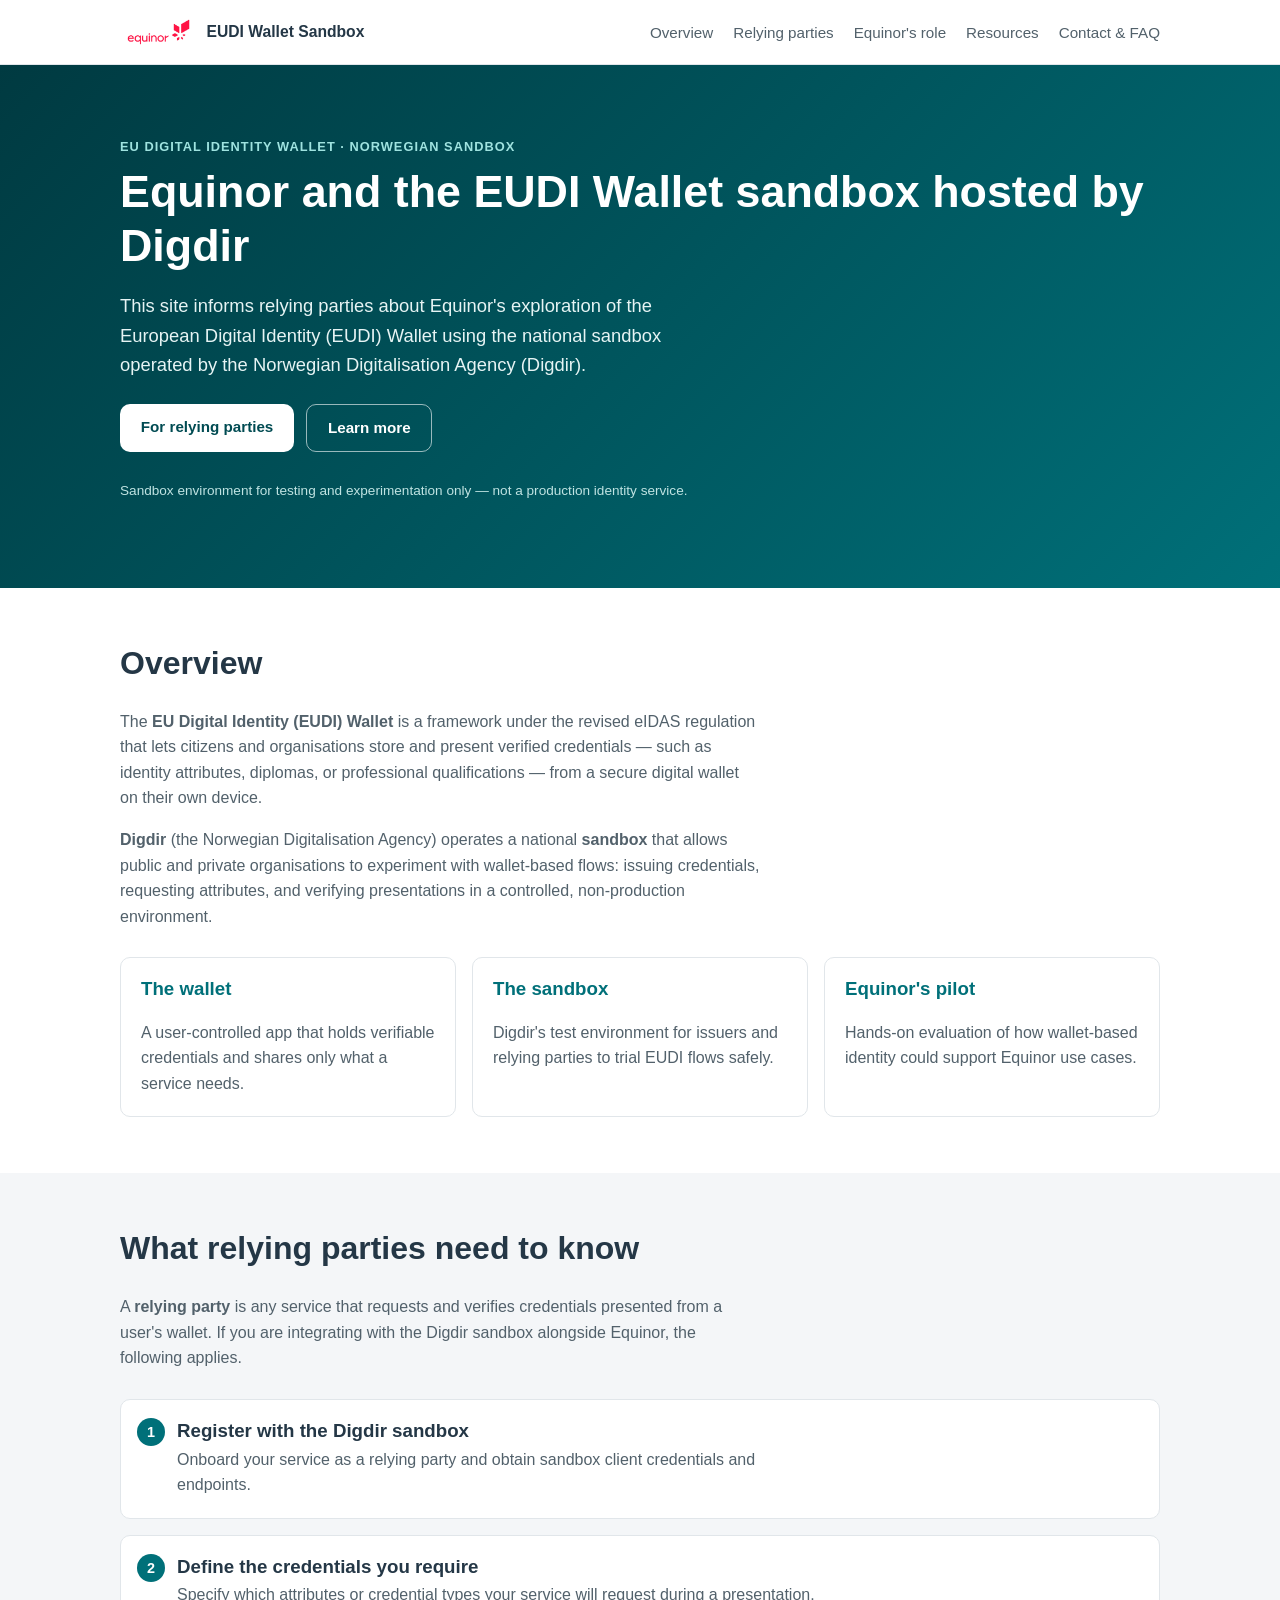
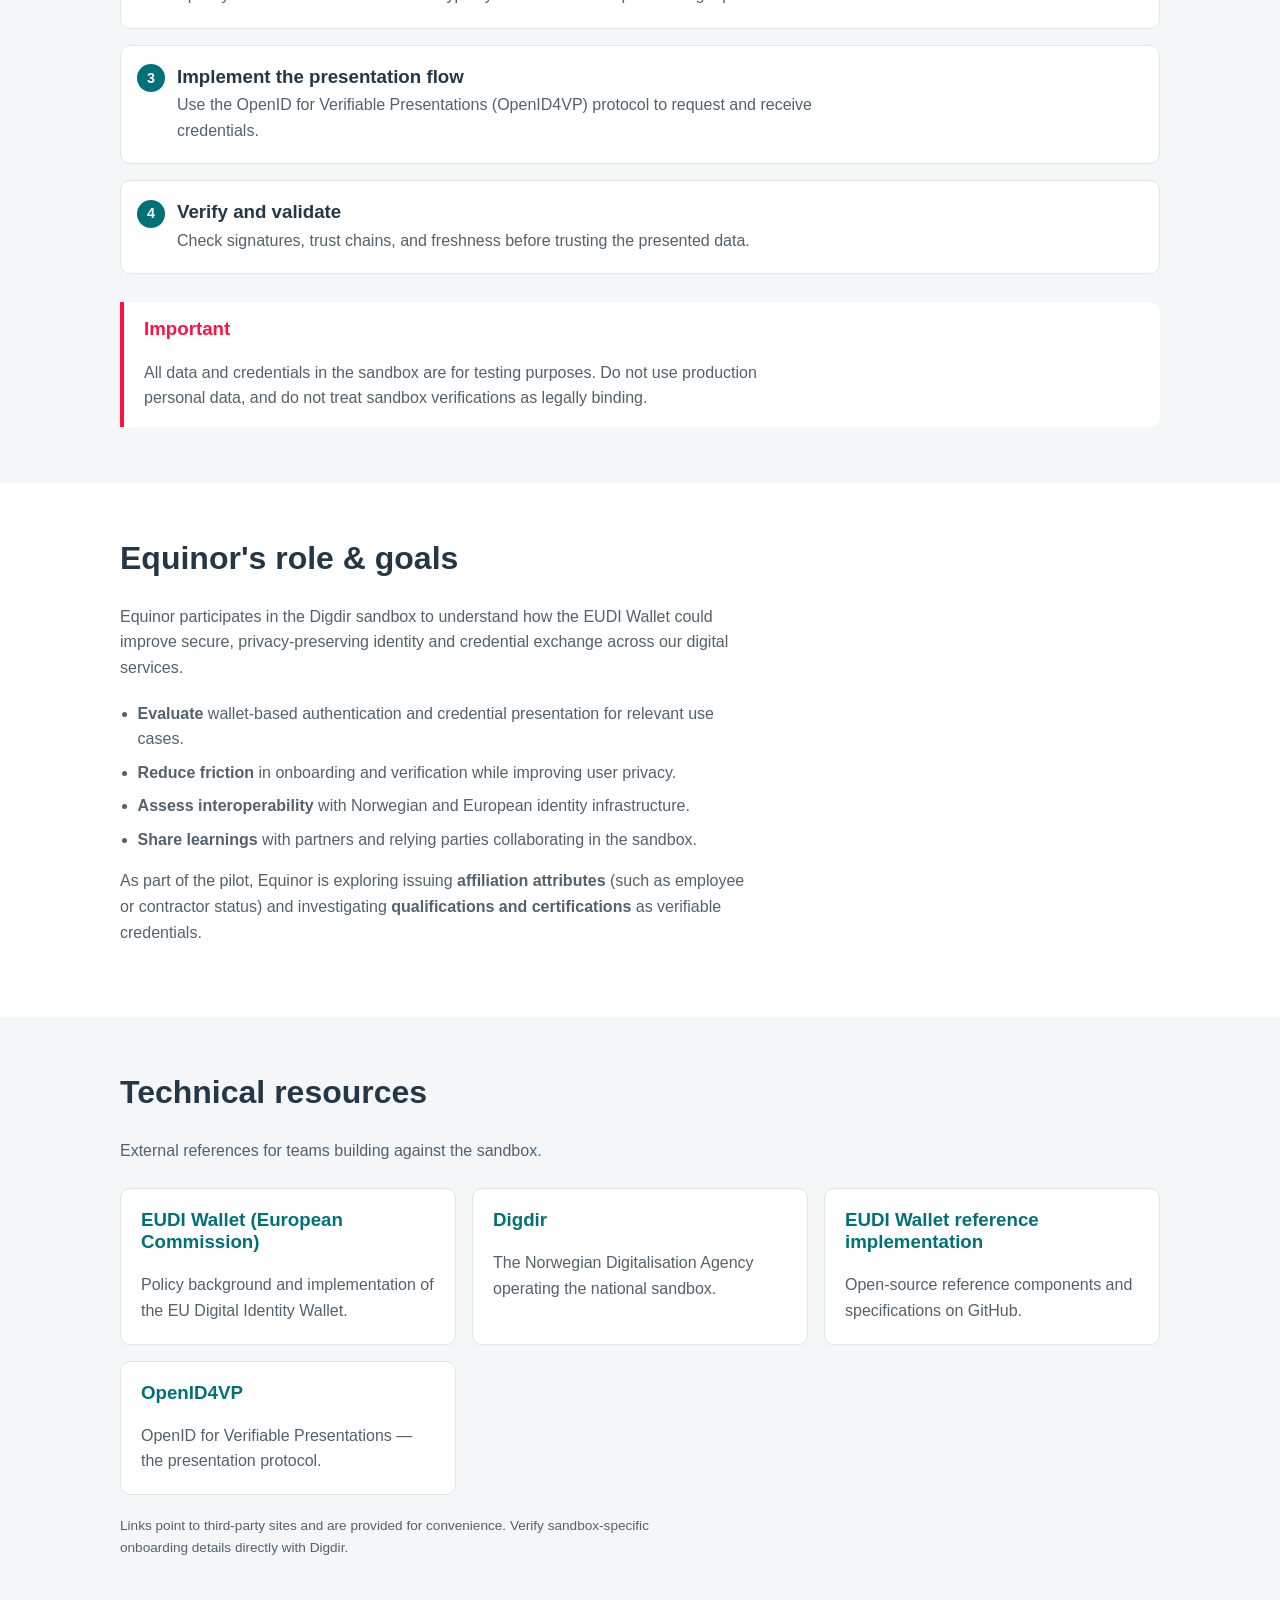
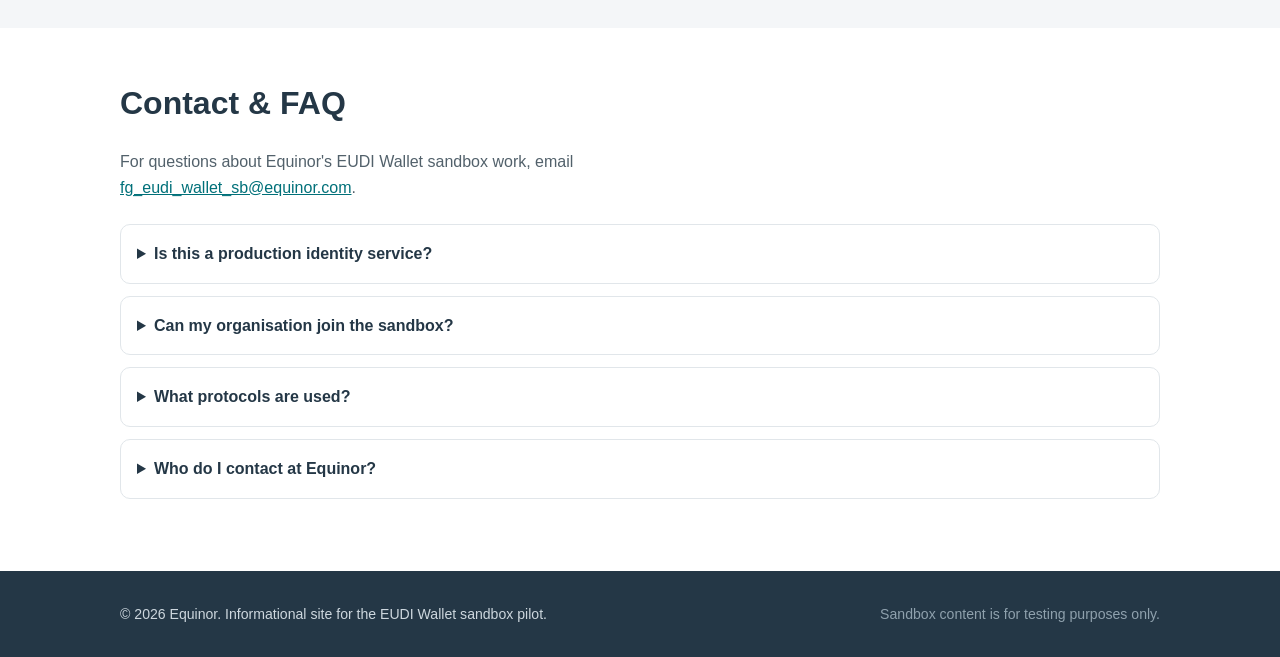
<file: index.html>
<!DOCTYPE html>
<html lang="en">
<head>
  <meta charset="UTF-8" />
  <meta name="viewport" content="width=device-width, initial-scale=1.0" />
  <meta name="description" content="Information for relying parties about Equinor's work with the EU Digital Identity (EUDI) Wallet sandbox hosted by Digdir." />
  <title>Equinor &amp; the EUDI Wallet Sandbox (Digdir)</title>
  <link rel="preconnect" href="https://fonts.googleapis.com" />
  <link rel="stylesheet" href="css/styles.css" />
</head>
<body>
  <a class="skip-link" href="#main">Skip to main content</a>

  <header class="site-header">
    <div class="container header-inner">
      <a class="brand" href="#top">
        <img class="brand-logo" src="resources/Equinor_HORIZ_logo_RGB_RED.JPG" alt="Equinor" />
        <span class="brand-text">EUDI Wallet Sandbox</span>
      </a>
      <nav class="site-nav" aria-label="Primary">
        <button class="nav-toggle" aria-expanded="false" aria-controls="nav-list">
          <span class="sr-only">Toggle navigation</span>
          <span class="nav-toggle-bar" aria-hidden="true"></span>
        </button>
        <ul id="nav-list" class="nav-list">
          <li><a href="#overview">Overview</a></li>
          <li><a href="#relying-parties">Relying parties</a></li>
          <li><a href="#equinor-role">Equinor's role</a></li>
          <li><a href="#resources">Resources</a></li>
          <li><a href="#contact">Contact &amp; FAQ</a></li>
        </ul>
      </nav>
    </div>
  </header>

  <main id="main">
    <section id="top" class="hero">
      <div class="container">
        <p class="eyebrow">EU Digital Identity Wallet &middot; Norwegian sandbox</p>
        <h1>Equinor and the EUDI Wallet sandbox hosted by Digdir</h1>
        <p class="lead">
          This site informs relying parties about Equinor's exploration of the
          European Digital Identity (EUDI) Wallet using the national sandbox
          operated by the Norwegian Digitalisation Agency (Digdir).
        </p>
        <div class="hero-actions">
          <a class="btn btn-primary" href="#relying-parties">For relying parties</a>
          <a class="btn btn-ghost" href="#overview">Learn more</a>
        </div>
        <p class="disclaimer">
          Sandbox environment for testing and experimentation only &mdash; not a
          production identity service.
        </p>
      </div>
    </section>

    <section id="overview" class="section">
      <div class="container">
        <h2>Overview</h2>
        <p>
          The <strong>EU Digital Identity (EUDI) Wallet</strong> is a framework
          under the revised eIDAS regulation that lets citizens and organisations
          store and present verified credentials &mdash; such as identity
          attributes, diplomas, or professional qualifications &mdash; from a
          secure digital wallet on their own device.
        </p>
        <p>
          <strong>Digdir</strong> (the Norwegian Digitalisation Agency) operates a
          national <strong>sandbox</strong> that allows public and private
          organisations to experiment with wallet-based flows: issuing
          credentials, requesting attributes, and verifying presentations in a
          controlled, non-production environment.
        </p>

        <div class="cards">
          <article class="card">
            <h3>The wallet</h3>
            <p>A user-controlled app that holds verifiable credentials and shares only what a service needs.</p>
          </article>
          <article class="card">
            <h3>The sandbox</h3>
            <p>Digdir's test environment for issuers and relying parties to trial EUDI flows safely.</p>
          </article>
          <article class="card">
            <h3>Equinor's pilot</h3>
            <p>Hands-on evaluation of how wallet-based identity could support Equinor use cases.</p>
          </article>
        </div>
      </div>
    </section>

    <section id="relying-parties" class="section section-alt">
      <div class="container">
        <h2>What relying parties need to know</h2>
        <p>
          A <strong>relying party</strong> is any service that requests and
          verifies credentials presented from a user's wallet. If you are
          integrating with the Digdir sandbox alongside Equinor, the following
          applies.
        </p>

        <ol class="steps">
          <li>
            <h3>Register with the Digdir sandbox</h3>
            <p>Onboard your service as a relying party and obtain sandbox client credentials and endpoints.</p>
          </li>
          <li>
            <h3>Define the credentials you require</h3>
            <p>Specify which attributes or credential types your service will request during a presentation.</p>
          </li>
          <li>
            <h3>Implement the presentation flow</h3>
            <p>Use the OpenID for Verifiable Presentations (OpenID4VP) protocol to request and receive credentials.</p>
          </li>
          <li>
            <h3>Verify and validate</h3>
            <p>Check signatures, trust chains, and freshness before trusting the presented data.</p>
          </li>
        </ol>

        <div class="callout">
          <h3>Important</h3>
          <p>
            All data and credentials in the sandbox are for testing purposes. Do
            not use production personal data, and do not treat sandbox
            verifications as legally binding.
          </p>
        </div>
      </div>
    </section>

    <section id="equinor-role" class="section">
      <div class="container">
        <h2>Equinor's role &amp; goals</h2>
        <p>
          Equinor participates in the Digdir sandbox to understand how the EUDI
          Wallet could improve secure, privacy-preserving identity and credential
          exchange across our digital services.
        </p>
        <ul class="goals">
          <li><strong>Evaluate</strong> wallet-based authentication and credential presentation for relevant use cases.</li>
          <li><strong>Reduce friction</strong> in onboarding and verification while improving user privacy.</li>
          <li><strong>Assess interoperability</strong> with Norwegian and European identity infrastructure.</li>
          <li><strong>Share learnings</strong> with partners and relying parties collaborating in the sandbox.</li>
        </ul>
        <p>
          As part of the pilot, Equinor is exploring issuing
          <strong>affiliation attributes</strong> (such as employee or contractor
          status) and investigating <strong>qualifications and certifications</strong>
          as verifiable credentials.
        </p>
      </div>
    </section>

    <section id="resources" class="section section-alt">
      <div class="container">
        <h2>Technical resources</h2>
        <p>External references for teams building against the sandbox.</p>
        <div class="resource-grid">
          <a class="resource" href="https://digital-strategy.ec.europa.eu/en/policies/eudi-wallet-implementation" target="_blank" rel="noopener noreferrer">
            <h3>EUDI Wallet (European Commission)</h3>
            <p>Policy background and implementation of the EU Digital Identity Wallet.</p>
          </a>
          <a class="resource" href="https://www.digdir.no/" target="_blank" rel="noopener noreferrer">
            <h3>Digdir</h3>
            <p>The Norwegian Digitalisation Agency operating the national sandbox.</p>
          </a>
          <a class="resource" href="https://github.com/eu-digital-identity-wallet" target="_blank" rel="noopener noreferrer">
            <h3>EUDI Wallet reference implementation</h3>
            <p>Open-source reference components and specifications on GitHub.</p>
          </a>
          <a class="resource" href="https://openid.net/specs/openid-4-verifiable-presentations-1_0.html" target="_blank" rel="noopener noreferrer">
            <h3>OpenID4VP</h3>
            <p>OpenID for Verifiable Presentations &mdash; the presentation protocol.</p>
          </a>
        </div>
        <p class="note">
          Links point to third-party sites and are provided for convenience.
          Verify sandbox-specific onboarding details directly with Digdir.
        </p>
      </div>
    </section>

    <section id="contact" class="section">
      <div class="container">
        <h2>Contact &amp; FAQ</h2>
        <p>
          For questions about Equinor's EUDI Wallet sandbox work, email
          <a href="mailto:fg_eudi_wallet_sb@equinor.com">fg_eudi_wallet_sb@equinor.com</a>.
        </p>

        <div class="faq">
          <details>
            <summary>Is this a production identity service?</summary>
            <p>No. This describes work in Digdir's sandbox, intended for testing and experimentation only.</p>
          </details>
          <details>
            <summary>Can my organisation join the sandbox?</summary>
            <p>Onboarding is managed by Digdir. Contact them to register your service as a relying party or issuer.</p>
          </details>
          <details>
            <summary>What protocols are used?</summary>
            <p>Wallet flows typically use OpenID4VCI for issuance and OpenID4VP for presentation, per the EUDI reference architecture.</p>
          </details>
          <details>
            <summary>Who do I contact at Equinor?</summary>
            <p>Email the team coordinating this pilot at <a href="mailto:fg_eudi_wallet_sb@equinor.com">fg_eudi_wallet_sb@equinor.com</a>.</p>
          </details>
        </div>
      </div>
    </section>
  </main>

  <footer class="site-footer">
    <div class="container footer-inner">
      <p>&copy; <span id="year"></span> Equinor. Informational site for the EUDI Wallet sandbox pilot.</p>
      <p class="footer-note">Sandbox content is for testing purposes only.</p>
    </div>
  </footer>

  <script src="js/main.js" defer></script>
</body>
</html>
</file>
<file: css/styles.css>
:root {
  --eq-red: #ff1243;
  --eq-ink: #243746;
  --eq-ink-soft: #52616b;
  --eq-bg: #ffffff;
  --eq-bg-alt: #f4f6f8;
  --eq-border: #e1e6ea;
  --eq-accent: #007079;
  --eq-accent-dark: #004b52;
  --radius: 10px;
  --maxw: 1080px;
  --font: -apple-system, BlinkMacSystemFont, "Segoe UI", Roboto, Helvetica, Arial, sans-serif;
}

* { box-sizing: border-box; }

html { scroll-behavior: smooth; }

body {
  margin: 0;
  font-family: var(--font);
  color: var(--eq-ink);
  background: var(--eq-bg);
  line-height: 1.6;
  -webkit-font-smoothing: antialiased;
}

.container {
  width: 100%;
  max-width: var(--maxw);
  margin: 0 auto;
  padding: 0 1.25rem;
}

h1, h2, h3 { color: var(--eq-ink); line-height: 1.2; }
a { color: var(--eq-accent); }

.sr-only,
.skip-link {
  position: absolute;
  width: 1px; height: 1px;
  padding: 0; margin: -1px;
  overflow: hidden; clip: rect(0 0 0 0);
  white-space: nowrap; border: 0;
}
.skip-link:focus {
  position: fixed; top: 0.5rem; left: 0.5rem;
  width: auto; height: auto;
  padding: 0.5rem 0.75rem; margin: 0; clip: auto;
  background: var(--eq-accent); color: #fff; border-radius: 6px; z-index: 100;
}

/* Header */
.site-header {
  position: sticky; top: 0; z-index: 50;
  background: rgba(255, 255, 255, 0.95);
  backdrop-filter: blur(6px);
  border-bottom: 1px solid var(--eq-border);
}
.header-inner {
  display: flex; align-items: center; justify-content: space-between;
  min-height: 64px;
}
.brand { display: flex; align-items: center; gap: 0.6rem; text-decoration: none; color: var(--eq-ink); font-weight: 700; }
.brand-logo { height: 40px; max-height: 40px; width: auto; max-width: 220px; object-fit: contain; display: block; }
.brand-text { font-size: 0.98rem; }

.nav-list {
  display: flex; gap: 1.25rem; list-style: none; margin: 0; padding: 0;
}
.nav-list a {
  text-decoration: none; color: var(--eq-ink-soft); font-weight: 500; font-size: 0.95rem;
  padding: 0.35rem 0; border-bottom: 2px solid transparent;
}
.nav-list a:hover, .nav-list a:focus { color: var(--eq-accent); border-bottom-color: var(--eq-accent); }

.nav-toggle {
  display: none; background: none; border: 0; cursor: pointer; padding: 0.5rem;
}
.nav-toggle-bar,
.nav-toggle-bar::before,
.nav-toggle-bar::after {
  display: block; width: 22px; height: 2px; background: var(--eq-ink); position: relative;
}
.nav-toggle-bar::before, .nav-toggle-bar::after { content: ""; position: absolute; left: 0; }
.nav-toggle-bar::before { top: -6px; }
.nav-toggle-bar::after { top: 6px; }

/* Hero */
.hero {
  background: linear-gradient(135deg, #003a41 0%, #007079 100%);
  color: #fff; padding: 4.5rem 0;
}
.hero h1 { color: #fff; font-size: clamp(1.8rem, 4vw, 2.8rem); margin: 0.5rem 0 1rem; }
.hero .eyebrow { text-transform: uppercase; letter-spacing: 0.08em; font-size: 0.8rem; color: #9fe3e0; margin: 0; font-weight: 600; }
.hero .lead { font-size: 1.15rem; max-width: 60ch; color: #e6f4f4; }
.hero-actions { display: flex; gap: 0.75rem; flex-wrap: wrap; margin-top: 1.5rem; }
.disclaimer { margin-top: 1.75rem; font-size: 0.85rem; color: #bfe3e2; }

.btn {
  display: inline-block; padding: 0.7rem 1.3rem; border-radius: var(--radius);
  font-weight: 600; text-decoration: none; font-size: 0.95rem; transition: transform 0.05s ease, background 0.15s ease;
}
.btn:active { transform: translateY(1px); }
.btn-primary { background: #fff; color: var(--eq-accent-dark); }
.btn-primary:hover { background: #eafafa; }
.btn-ghost { background: transparent; color: #fff; border: 1.5px solid rgba(255,255,255,0.6); }
.btn-ghost:hover { border-color: #fff; }

/* Sections */
.section { padding: 3.5rem 0; }
.section-alt { background: var(--eq-bg-alt); }
.section h2 { font-size: clamp(1.5rem, 3vw, 2rem); margin-top: 0; }
.section p { max-width: 72ch; color: var(--eq-ink-soft); }

/* Cards */
.cards { display: grid; grid-template-columns: repeat(auto-fit, minmax(240px, 1fr)); gap: 1rem; margin-top: 1.75rem; }
.card { background: #fff; border: 1px solid var(--eq-border); border-radius: var(--radius); padding: 1.25rem; }
.card h3 { margin-top: 0; color: var(--eq-accent); }
.card p { margin-bottom: 0; }

/* Steps */
.steps { counter-reset: step; list-style: none; padding: 0; margin: 1.75rem 0 0; display: grid; gap: 1rem; }
.steps li { position: relative; background: #fff; border: 1px solid var(--eq-border); border-radius: var(--radius); padding: 1.25rem 1.25rem 1.25rem 3.5rem; }
.steps li::before {
  counter-increment: step; content: counter(step);
  position: absolute; left: 1rem; top: 1.15rem;
  width: 1.75rem; height: 1.75rem; border-radius: 50%;
  background: var(--eq-accent); color: #fff; display: flex; align-items: center; justify-content: center; font-weight: 700; font-size: 0.9rem;
}
.steps h3 { margin: 0 0 0.25rem; }
.steps p { margin: 0; }

/* Callout */
.callout { margin-top: 1.75rem; border-left: 4px solid var(--eq-red); background: #fff; padding: 1rem 1.25rem; border-radius: 0 var(--radius) var(--radius) 0; }
.callout h3 { margin-top: 0; color: var(--eq-red); }
.callout p { margin-bottom: 0; }

/* Goals */
.goals { margin-top: 1.25rem; padding-left: 1.1rem; color: var(--eq-ink-soft); max-width: 72ch; }
.goals li { margin-bottom: 0.5rem; }

/* Resources */
.resource-grid { display: grid; grid-template-columns: repeat(auto-fit, minmax(260px, 1fr)); gap: 1rem; margin-top: 1.5rem; }
.resource { display: block; background: #fff; border: 1px solid var(--eq-border); border-radius: var(--radius); padding: 1.25rem; text-decoration: none; color: inherit; transition: border-color 0.15s ease, box-shadow 0.15s ease; }
.resource:hover { border-color: var(--eq-accent); box-shadow: 0 4px 14px rgba(0,112,121,0.08); }
.resource h3 { margin-top: 0; color: var(--eq-accent); }
.resource p { margin-bottom: 0; }
.note { font-size: 0.85rem; margin-top: 1.25rem; }

/* FAQ */
.faq { margin-top: 1.5rem; display: grid; gap: 0.75rem; }
.faq details { background: #fff; border: 1px solid var(--eq-border); border-radius: var(--radius); padding: 0.5rem 1rem; }
.faq summary { cursor: pointer; font-weight: 600; padding: 0.5rem 0; color: var(--eq-ink); }
.faq p { margin: 0.25rem 0 0.75rem; }

/* Footer */
.site-footer { background: var(--eq-ink); color: #cdd7de; padding: 2rem 0; margin-top: 1rem; }
.footer-inner { display: flex; justify-content: space-between; flex-wrap: wrap; gap: 0.5rem; }
.site-footer p { margin: 0; font-size: 0.88rem; }
.footer-note { color: #8fa1ad; }

/* Responsive nav */
@media (max-width: 720px) {
  .nav-toggle { display: block; }
  .nav-list {
    position: absolute; top: 64px; right: 0; left: 0;
    flex-direction: column; gap: 0; background: #fff;
    border-bottom: 1px solid var(--eq-border);
    padding: 0.5rem 1.25rem; display: none;
  }
  .nav-list.open { display: flex; }
  .nav-list li { padding: 0.35rem 0; }
  .footer-inner { flex-direction: column; }
}
</file>
